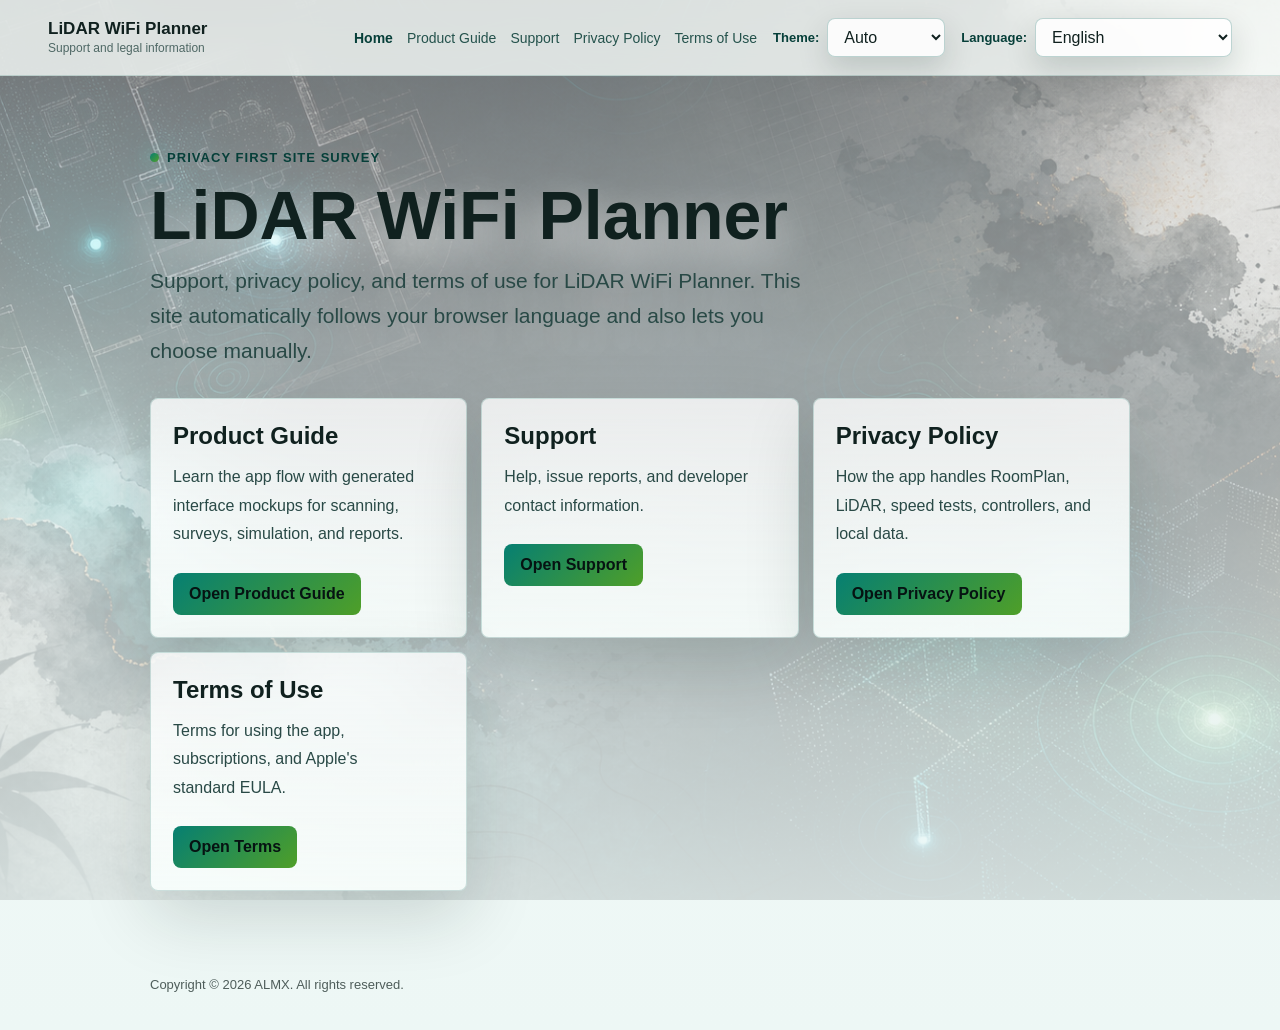
<file: index.html>
<!doctype html>
<html lang="zh-Hant">
<head>
  <meta charset="utf-8">
  <meta name="viewport" content="width=device-width, initial-scale=1, viewport-fit=cover">
  <meta name="color-scheme" content="dark light">
  <meta name="description" content="LiDAR WiFi Planner support, privacy policy, and terms of use.">
  <title>LiDAR WiFi Planner</title>
  <link rel="stylesheet" href="styles.css">
</head>
<body data-page="home">
  <header class="topbar" aria-label="Site header">
    <a class="brand" href="./">
      <strong>LiDAR WiFi Planner</strong>
      <span data-i18n="topline">Support and legal information</span>
    </a>
    <div class="topbar-controls">
      <nav class="navlinks" aria-label="Primary">
        <a href="./" data-nav="home" data-i18n="navHome">Home</a>
        <a href="product.html" data-nav="product" data-i18n="navProduct">Product Guide</a>
        <a href="support.html" data-nav="support" data-i18n="navSupport">Support</a>
        <a href="privacy.html" data-nav="privacy" data-i18n="navPrivacy">Privacy Policy</a>
        <a href="terms.html" data-nav="terms" data-i18n="navTerms">Terms of Use</a>
      </nav>
      <label class="theme-picker">
        <span class="theme-label" data-i18n="themeLabel">Theme:</span>
        <select id="themeSelect" aria-label="Theme">
          <option value="auto" data-i18n="themeAuto">Auto</option>
          <option value="light" data-i18n="themeLight">Light</option>
          <option value="dark" data-i18n="themeDark">Dark</option>
        </select>
      </label>
      <label class="language-picker">
        <span class="language-label">Language:</span>
        <select id="languageSelect" aria-label="Language">
          <option value="zh-Hant">繁體中文</option>
          <option value="en">English</option>
          <option value="de">Deutsch</option>
          <option value="fr">Français</option>
          <option value="es">Español</option>
          <option value="it">Italiano</option>
          <option value="pt-BR">Português (Brasil)</option>
          <option value="ja">日本語</option>
          <option value="ko">한국어</option>
          <option value="zh-Hans">简体中文</option>
        </select>
      </label>
    </div>
  </header>

  <main>
    <div class="hero">
      <div class="eyebrow" data-i18n="eyebrow">Privacy first site survey</div>
      <h1 data-i18n="title">LiDAR WiFi Planner</h1>
      <p class="summary" data-i18n="summary">Support, privacy policy, and terms of use for LiDAR WiFi Planner.</p>
    </div>

    <div id="content"></div>
  </main>

  <footer class="footer">
    <span data-i18n="footer">Copyright © 2026 ALMX. All rights reserved.</span>
  </footer>

  <script src="site.js"></script>
</body>
</html>
</file>
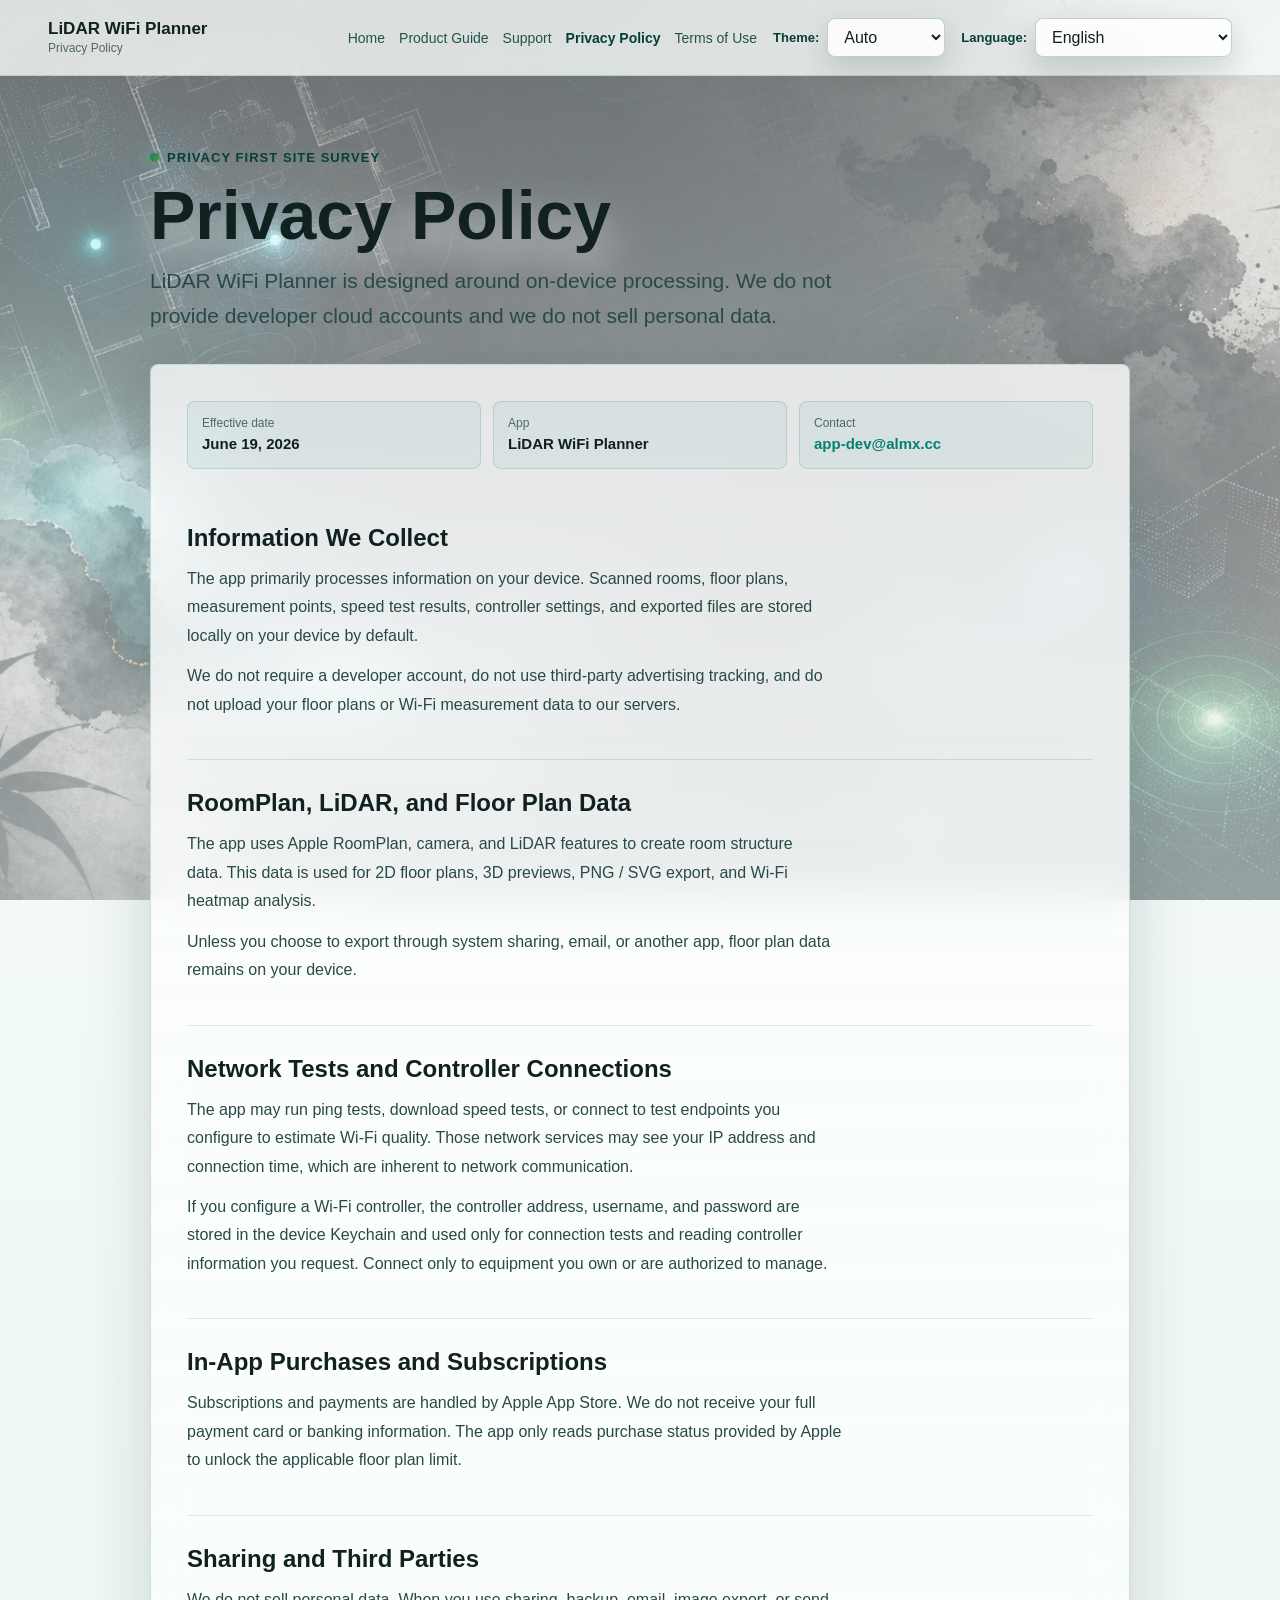
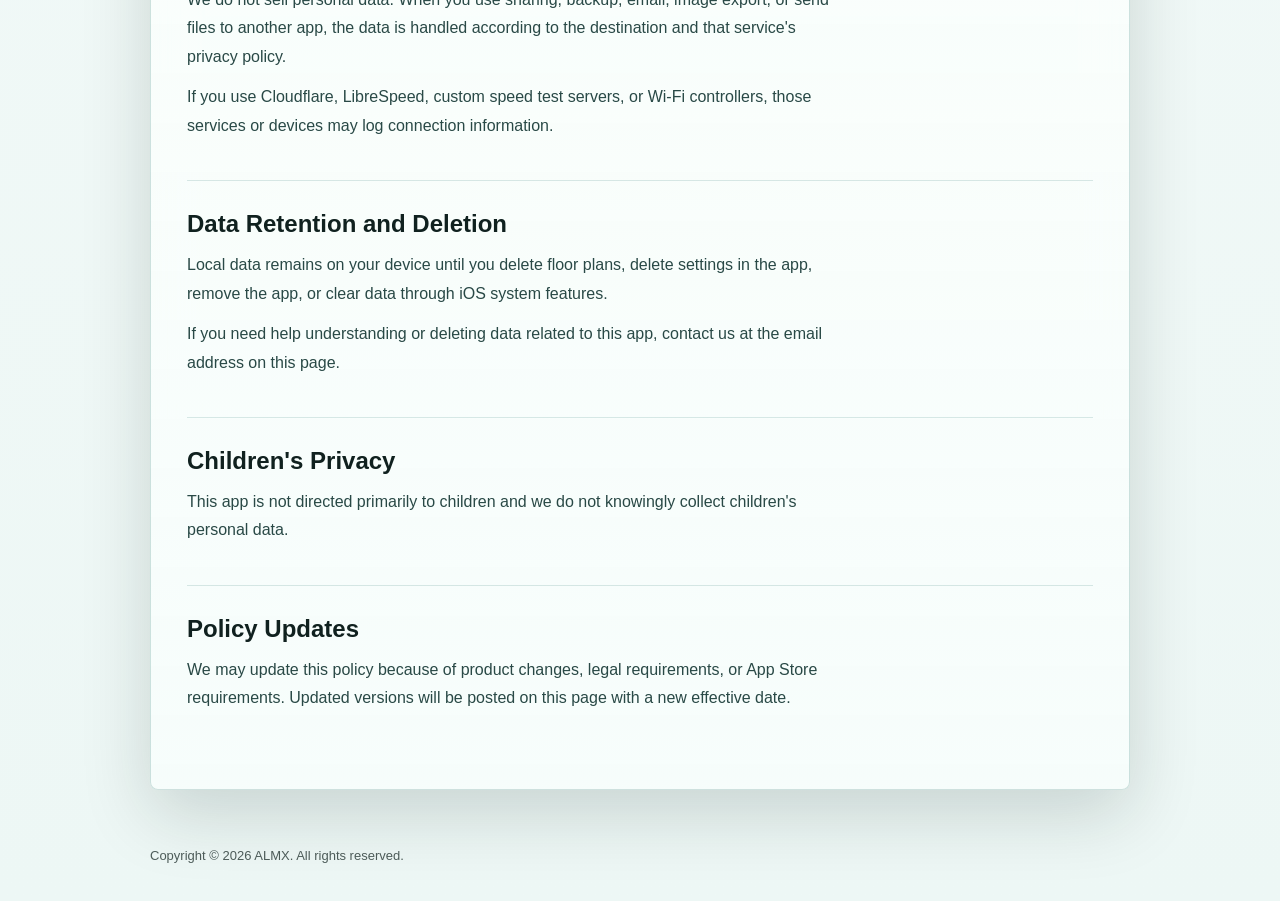
<file: privacy.html>
<!doctype html>
<html lang="zh-Hant">
<head>
  <meta charset="utf-8">
  <meta name="viewport" content="width=device-width, initial-scale=1, viewport-fit=cover">
  <meta name="color-scheme" content="dark light">
  <meta name="description" content="Privacy Policy for LiDAR WiFi Planner.">
  <title>LiDAR WiFi Planner Privacy Policy</title>
  <link rel="stylesheet" href="styles.css">
</head>
<body data-page="privacy">
  <header class="topbar" aria-label="Site header">
    <a class="brand" href="./">
      <strong>LiDAR WiFi Planner</strong>
      <span data-i18n="topline">Privacy Policy</span>
    </a>
    <div class="topbar-controls">
      <nav class="navlinks" aria-label="Primary">
        <a href="./" data-nav="home" data-i18n="navHome">Home</a>
        <a href="product.html" data-nav="product" data-i18n="navProduct">Product Guide</a>
        <a href="support.html" data-nav="support" data-i18n="navSupport">Support</a>
        <a href="privacy.html" data-nav="privacy" data-i18n="navPrivacy">Privacy Policy</a>
        <a href="terms.html" data-nav="terms" data-i18n="navTerms">Terms of Use</a>
      </nav>
      <label class="theme-picker">
        <span class="theme-label" data-i18n="themeLabel">Theme:</span>
        <select id="themeSelect" aria-label="Theme">
          <option value="auto" data-i18n="themeAuto">Auto</option>
          <option value="light" data-i18n="themeLight">Light</option>
          <option value="dark" data-i18n="themeDark">Dark</option>
        </select>
      </label>
      <label class="language-picker">
        <span class="language-label">Language:</span>
        <select id="languageSelect" aria-label="Language">
          <option value="zh-Hant">繁體中文</option>
          <option value="en">English</option>
          <option value="de">Deutsch</option>
          <option value="fr">Français</option>
          <option value="es">Español</option>
          <option value="it">Italiano</option>
          <option value="pt-BR">Português (Brasil)</option>
          <option value="ja">日本語</option>
          <option value="ko">한국어</option>
          <option value="zh-Hans">简体中文</option>
        </select>
      </label>
    </div>
  </header>

  <main>
    <div class="hero">
      <div class="eyebrow" data-i18n="eyebrow">Privacy first site survey</div>
      <h1 data-i18n="title">Privacy Policy</h1>
      <p class="summary" data-i18n="summary">LiDAR WiFi Planner is designed around on-device processing.</p>
    </div>

    <article class="card" id="content">
      <div class="meta"><div><span>Effective date</span><strong>June 19, 2026</strong></div><div><span>App</span><strong>LiDAR WiFi Planner</strong></div><div><span>Contact</span><strong><a href="mailto:app-dev@almx.cc">app-dev@almx.cc</a></strong></div></div><section><h2>Information We Collect</h2><p>The app primarily processes information on your device. Scanned rooms, floor plans, measurement points, speed test results, controller settings, and exported files are stored locally on your device by default.</p><p>We do not require a developer account, do not use third-party advertising tracking, and do not upload your floor plans or Wi-Fi measurement data to our servers.</p></section><section><h2>RoomPlan, LiDAR, and Floor Plan Data</h2><p>The app uses Apple RoomPlan, camera, and LiDAR features to create room structure data. This data is used for 2D floor plans, 3D previews, PNG / SVG export, and Wi-Fi heatmap analysis.</p><p>Unless you choose to export through system sharing, email, or another app, floor plan data remains on your device.</p></section><section><h2>Network Tests and Controller Connections</h2><p>The app may run ping tests, download speed tests, or connect to test endpoints you configure to estimate Wi-Fi quality. Those network services may see your IP address and connection time, which are inherent to network communication.</p><p>If you configure a Wi-Fi controller, the controller address, username, and password are stored in the device Keychain and used only for connection tests and reading controller information you request. Connect only to equipment you own or are authorized to manage.</p></section><section><h2>In-App Purchases and Subscriptions</h2><p>Subscriptions and payments are handled by Apple App Store. We do not receive your full payment card or banking information. The app only reads purchase status provided by Apple to unlock the applicable floor plan limit.</p></section><section><h2>Sharing and Third Parties</h2><p>We do not sell personal data. When you use sharing, backup, email, image export, or send files to another app, the data is handled according to the destination and that service's privacy policy.</p><p>If you use Cloudflare, LibreSpeed, custom speed test servers, or Wi-Fi controllers, those services or devices may log connection information.</p></section><section><h2>Data Retention and Deletion</h2><p>Local data remains on your device until you delete floor plans, delete settings in the app, remove the app, or clear data through iOS system features.</p><p>If you need help understanding or deleting data related to this app, contact us at the email address on this page.</p></section><section><h2>Children's Privacy</h2><p>This app is not directed primarily to children and we do not knowingly collect children's personal data.</p></section><section><h2>Policy Updates</h2><p>We may update this policy because of product changes, legal requirements, or App Store requirements. Updated versions will be posted on this page with a new effective date.</p></section>
    </article>
  </main>

  <footer class="footer">
    <span data-i18n="footer">Copyright © 2026 ALMX. All rights reserved.</span>
  </footer>

  <script src="site.js"></script>
</body>
</html>
</file>
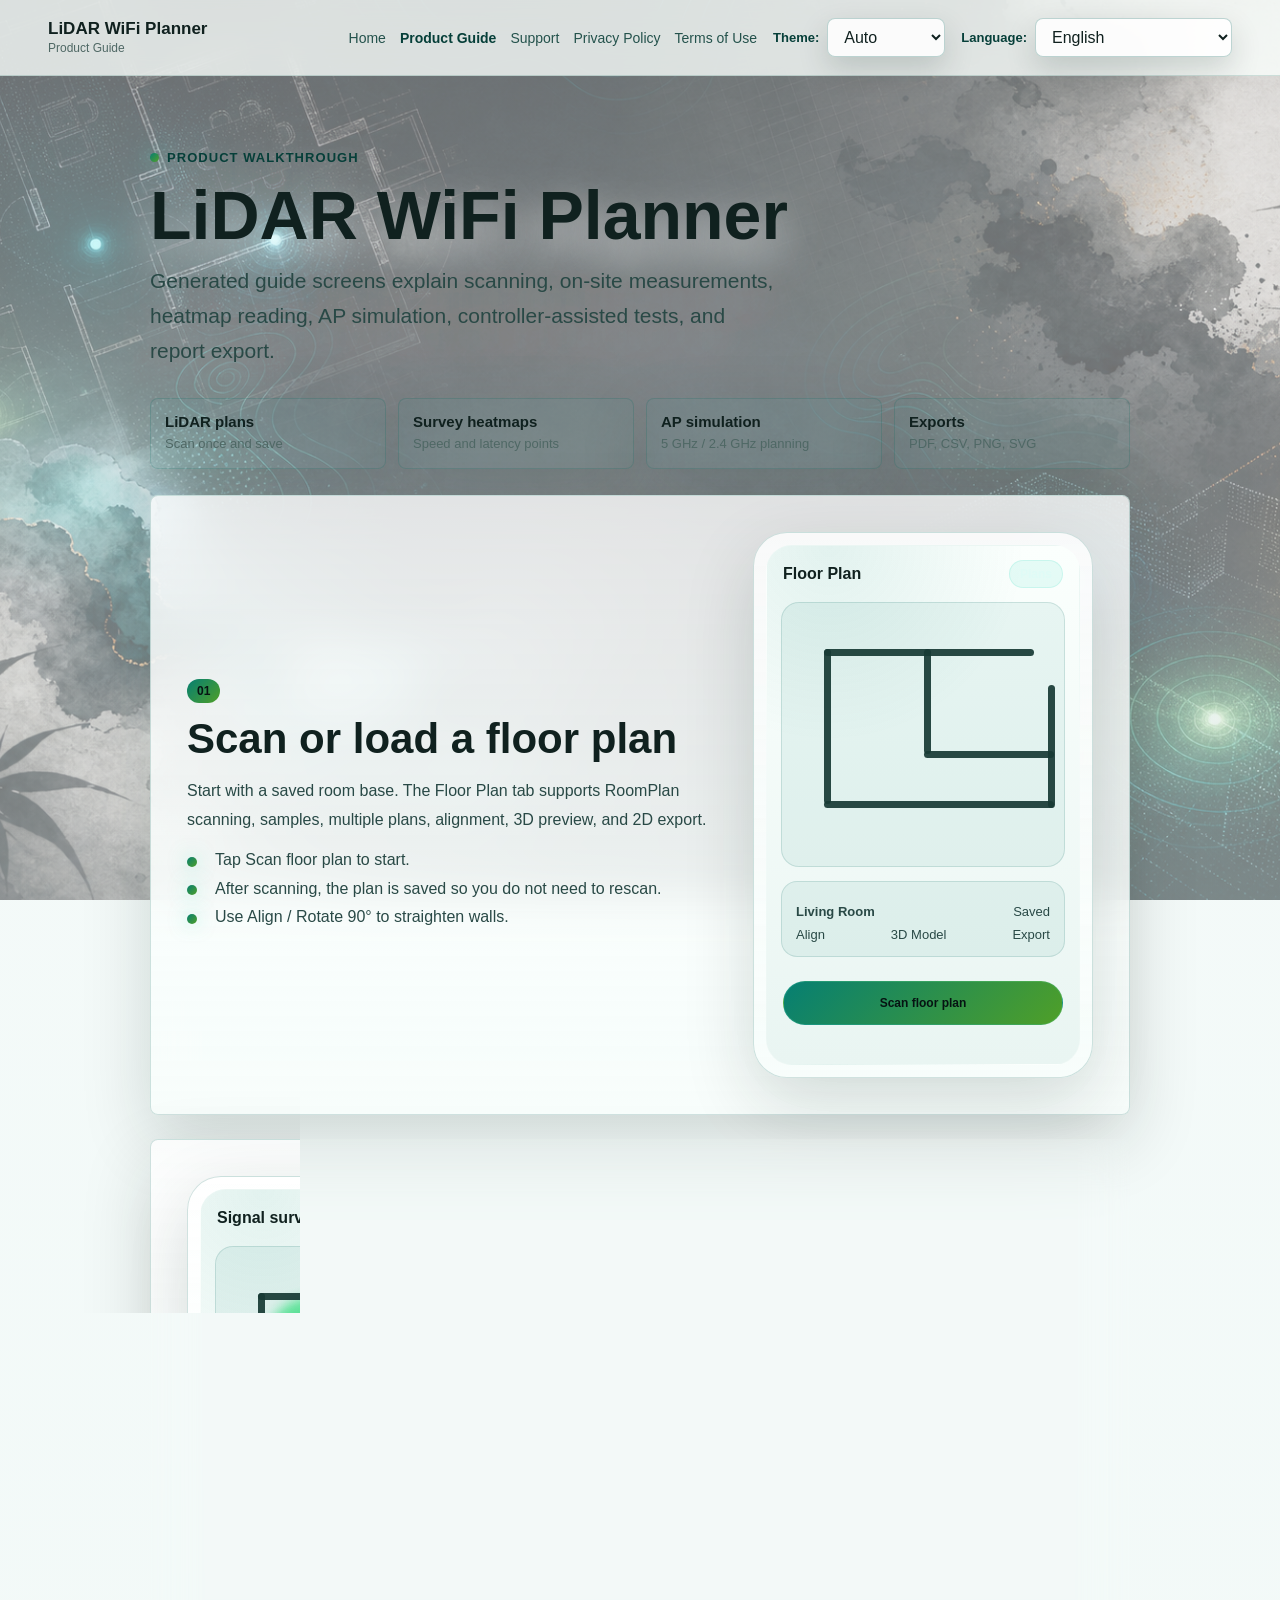
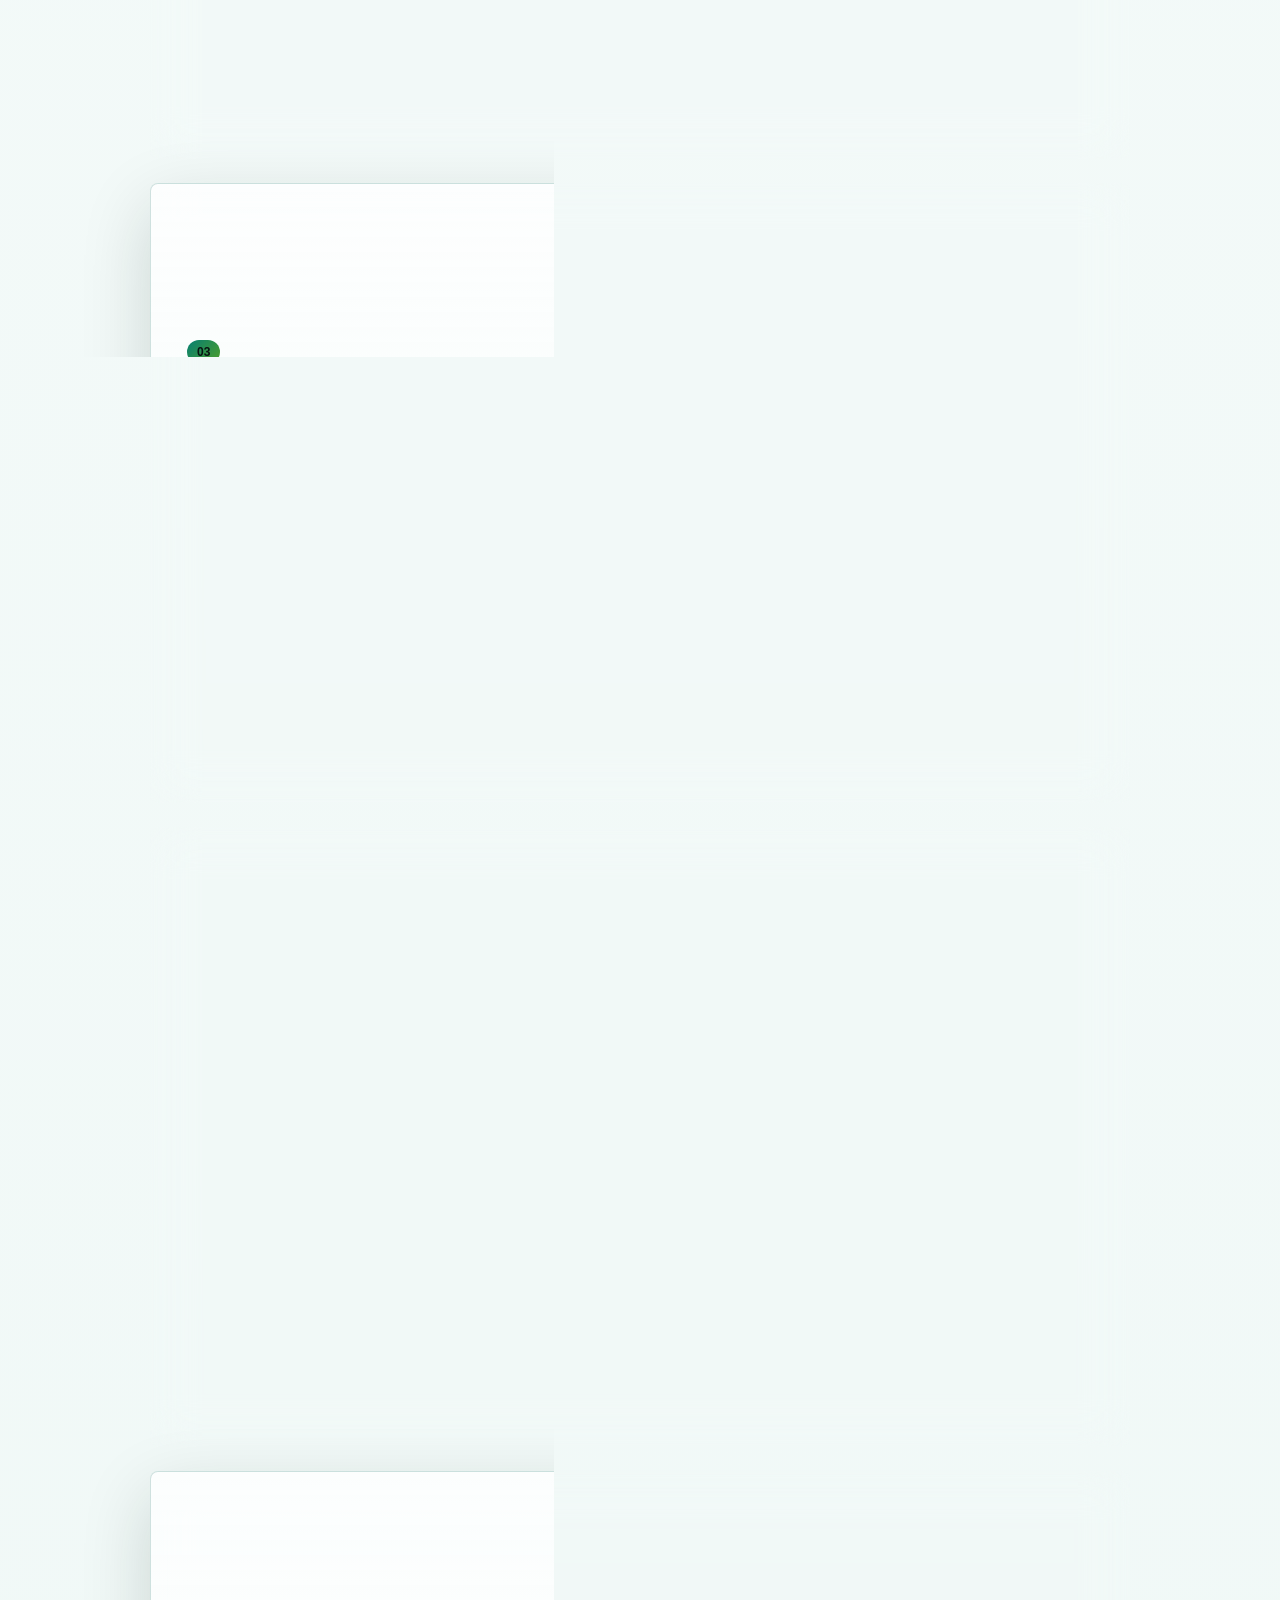
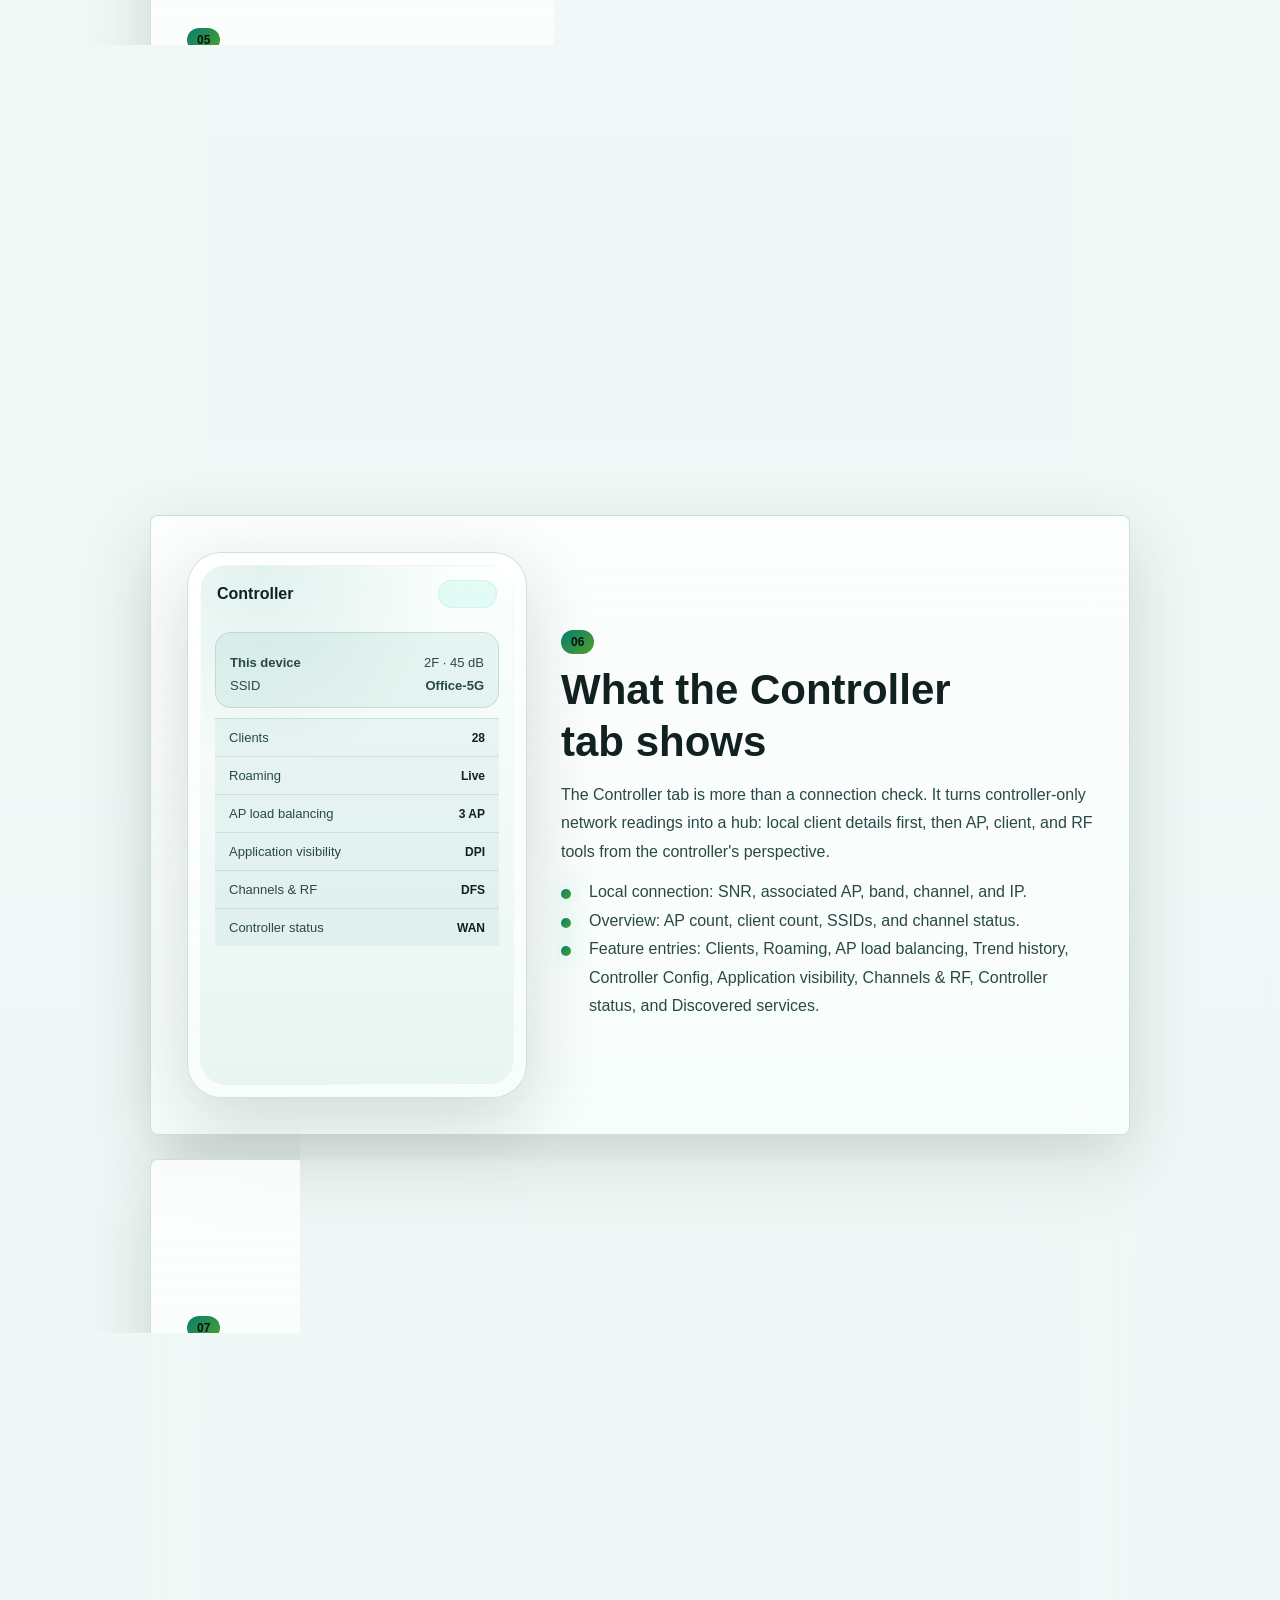
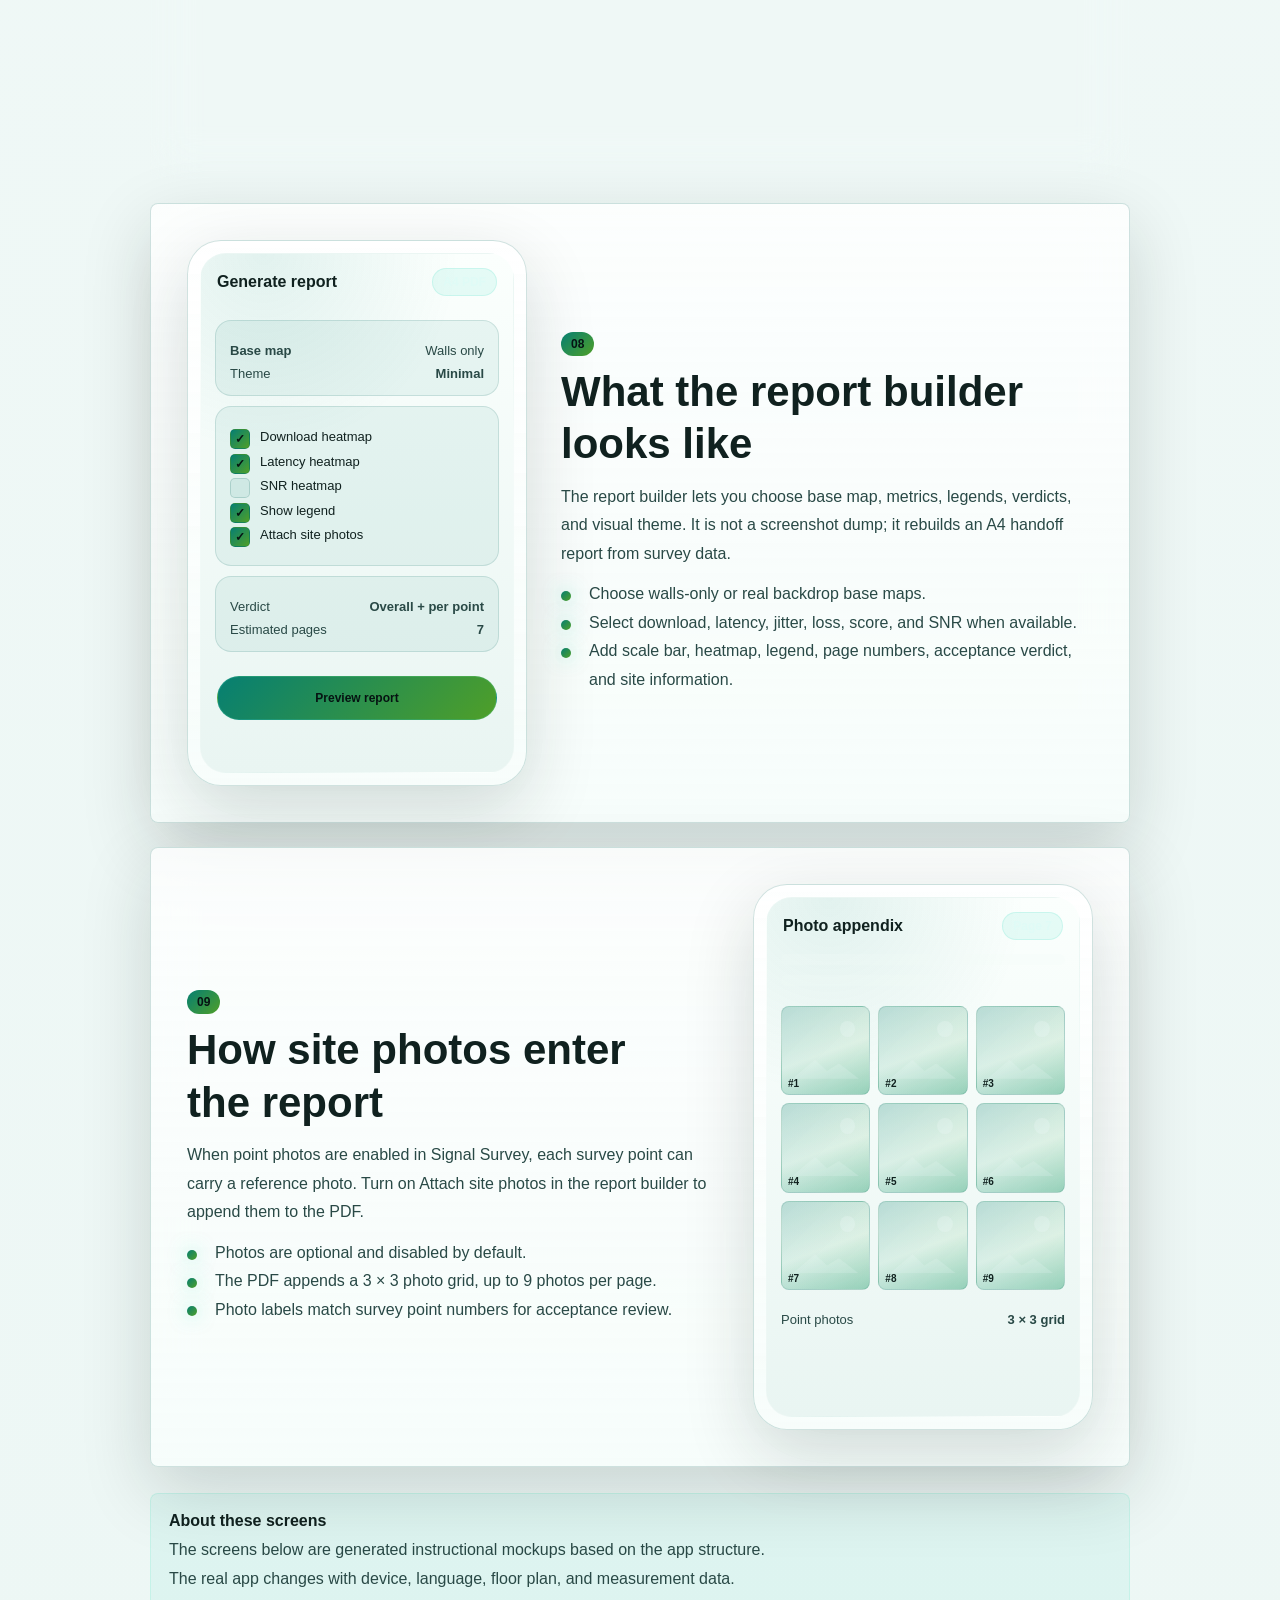
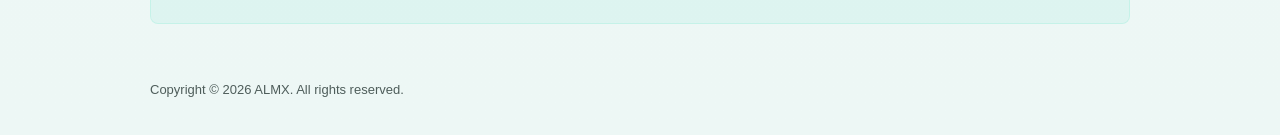
<file: product.html>
<!doctype html>
<html lang="zh-Hant">
<head>
  <meta charset="utf-8">
  <meta name="viewport" content="width=device-width, initial-scale=1, viewport-fit=cover">
  <meta name="color-scheme" content="dark light">
  <meta name="description" content="LiDAR WiFi Planner product guide and generated walkthrough screens.">
  <title>LiDAR WiFi Planner Product Guide</title>
  <link rel="stylesheet" href="styles.css">
</head>
<body data-page="product">
  <header class="topbar" aria-label="Site header">
    <a class="brand" href="./">
      <strong>LiDAR WiFi Planner</strong>
      <span data-i18n="topline">Product Guide</span>
    </a>
    <div class="topbar-controls">
      <nav class="navlinks" aria-label="Primary">
        <a href="./" data-nav="home" data-i18n="navHome">Home</a>
        <a href="product.html" data-nav="product" data-i18n="navProduct">Product Guide</a>
        <a href="support.html" data-nav="support" data-i18n="navSupport">Support</a>
        <a href="privacy.html" data-nav="privacy" data-i18n="navPrivacy">Privacy Policy</a>
        <a href="terms.html" data-nav="terms" data-i18n="navTerms">Terms of Use</a>
      </nav>
      <label class="theme-picker">
        <span class="theme-label" data-i18n="themeLabel">Theme:</span>
        <select id="themeSelect" aria-label="Theme">
          <option value="auto" data-i18n="themeAuto">Auto</option>
          <option value="light" data-i18n="themeLight">Light</option>
          <option value="dark" data-i18n="themeDark">Dark</option>
        </select>
      </label>
      <label class="language-picker">
        <span class="language-label">Language:</span>
        <select id="languageSelect" aria-label="Language">
          <option value="zh-Hant">繁體中文</option>
          <option value="en">English</option>
          <option value="de">Deutsch</option>
          <option value="fr">Français</option>
          <option value="es">Español</option>
          <option value="it">Italiano</option>
          <option value="pt-BR">Português (Brasil)</option>
          <option value="ja">日本語</option>
          <option value="ko">한국어</option>
          <option value="zh-Hans">简体中文</option>
        </select>
      </label>
    </div>
  </header>

  <main>
    <div class="hero product-hero">
      <div class="eyebrow" data-i18n="eyebrow">Product walkthrough</div>
      <h1 data-i18n="title">LiDAR WiFi Planner</h1>
      <p class="summary" data-i18n="summary">Generated guide screens show how to scan, measure, simulate, and report Wi-Fi coverage.</p>
    </div>

    <div id="content"></div>
  </main>

  <footer class="footer">
    <span data-i18n="footer">Copyright © 2026 ALMX. All rights reserved.</span>
  </footer>

  <script src="product.js"></script>
</body>
</html>
</file>
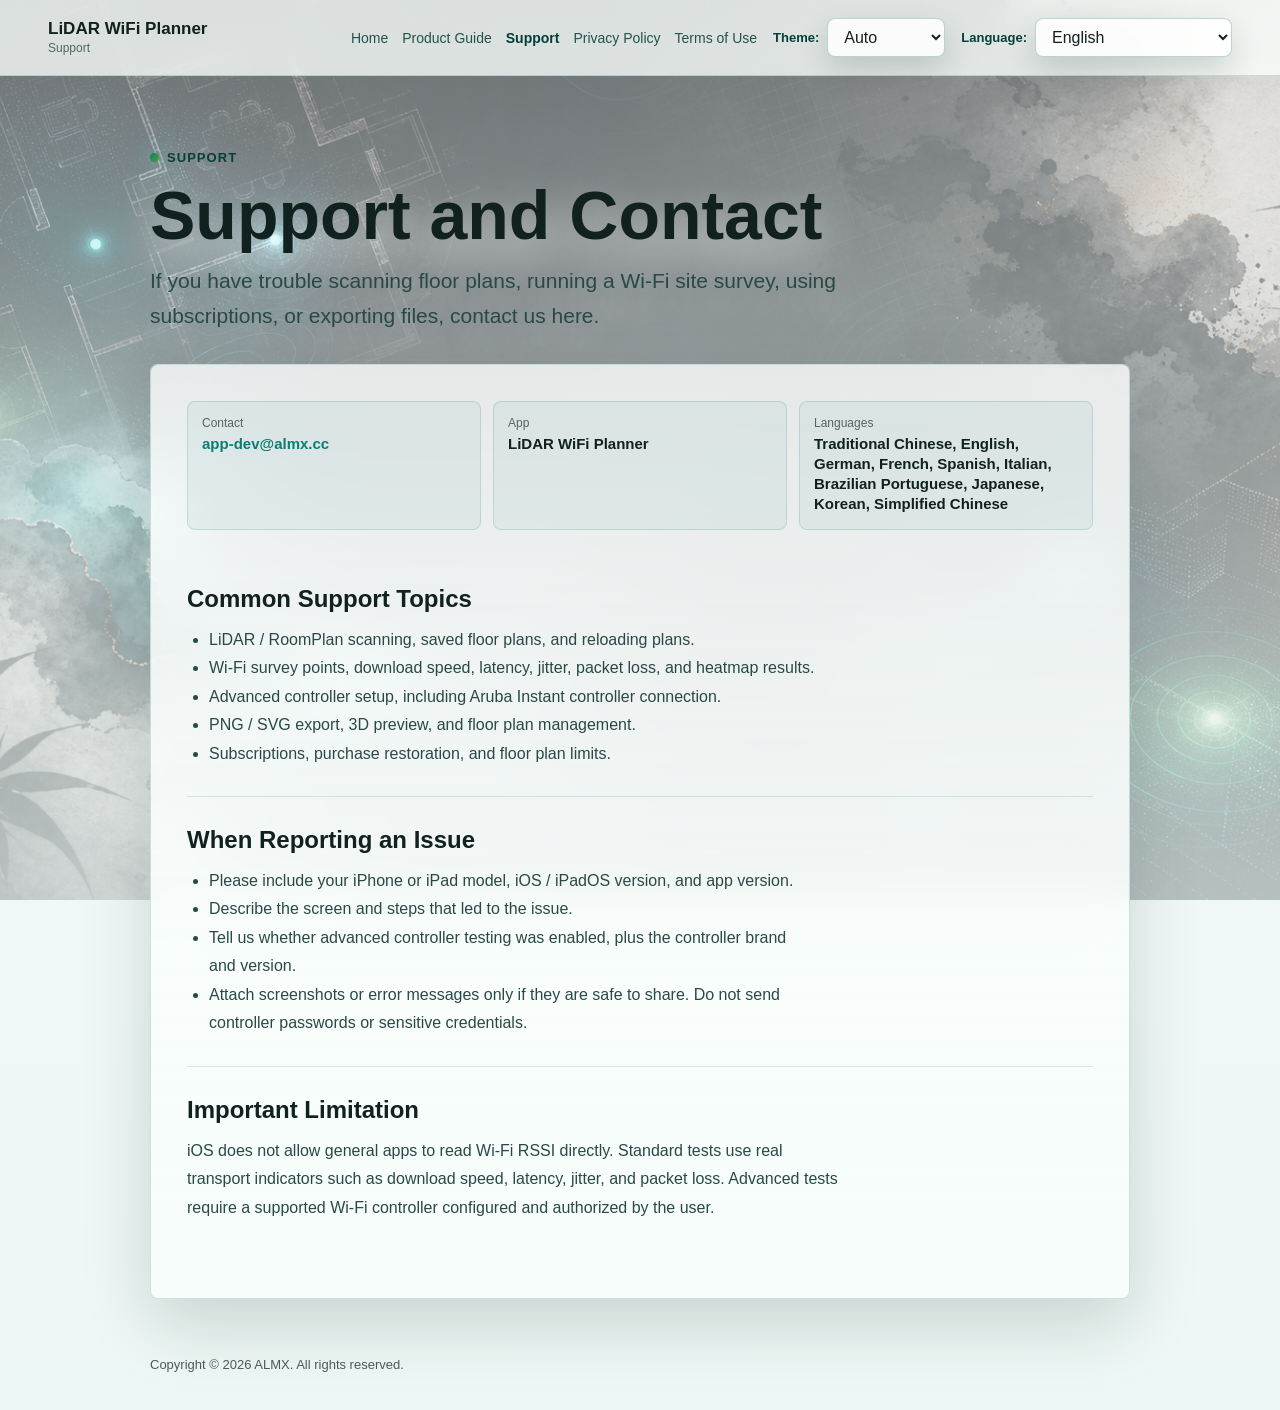
<file: support.html>
<!doctype html>
<html lang="zh-Hant">
<head>
  <meta charset="utf-8">
  <meta name="viewport" content="width=device-width, initial-scale=1, viewport-fit=cover">
  <meta name="color-scheme" content="dark light">
  <meta name="description" content="Support for LiDAR WiFi Planner.">
  <title>LiDAR WiFi Planner Support</title>
  <link rel="stylesheet" href="styles.css">
</head>
<body data-page="support">
  <header class="topbar" aria-label="Site header">
    <a class="brand" href="./">
      <strong>LiDAR WiFi Planner</strong>
      <span data-i18n="topline">Support</span>
    </a>
    <div class="topbar-controls">
      <nav class="navlinks" aria-label="Primary">
        <a href="./" data-nav="home" data-i18n="navHome">Home</a>
        <a href="product.html" data-nav="product" data-i18n="navProduct">Product Guide</a>
        <a href="support.html" data-nav="support" data-i18n="navSupport">Support</a>
        <a href="privacy.html" data-nav="privacy" data-i18n="navPrivacy">Privacy Policy</a>
        <a href="terms.html" data-nav="terms" data-i18n="navTerms">Terms of Use</a>
      </nav>
      <label class="theme-picker">
        <span class="theme-label" data-i18n="themeLabel">Theme:</span>
        <select id="themeSelect" aria-label="Theme">
          <option value="auto" data-i18n="themeAuto">Auto</option>
          <option value="light" data-i18n="themeLight">Light</option>
          <option value="dark" data-i18n="themeDark">Dark</option>
        </select>
      </label>
      <label class="language-picker">
        <span class="language-label">Language:</span>
        <select id="languageSelect" aria-label="Language">
          <option value="zh-Hant">繁體中文</option>
          <option value="en">English</option>
          <option value="de">Deutsch</option>
          <option value="fr">Français</option>
          <option value="es">Español</option>
          <option value="it">Italiano</option>
          <option value="pt-BR">Português (Brasil)</option>
          <option value="ja">日本語</option>
          <option value="ko">한국어</option>
          <option value="zh-Hans">简体中文</option>
        </select>
      </label>
    </div>
  </header>

  <main>
    <div class="hero">
      <div class="eyebrow" data-i18n="eyebrow">Support</div>
      <h1 data-i18n="title">Support</h1>
      <p class="summary" data-i18n="summary">Contact and troubleshooting information for LiDAR WiFi Planner.</p>
    </div>

    <article class="card" id="content">
      <div class="meta"><div><span>Contact</span><strong><a href="mailto:app-dev@almx.cc">app-dev@almx.cc</a></strong></div><div><span>App</span><strong>LiDAR WiFi Planner</strong></div><div><span>Languages</span><strong>Traditional Chinese, English, German, French, Spanish, Italian, Brazilian Portuguese, Japanese, Korean, Simplified Chinese</strong></div></div><section><h2>Common Support Topics</h2><ul><li>LiDAR / RoomPlan scanning, saved floor plans, and reloading plans.</li><li>Wi-Fi survey points, download speed, latency, jitter, packet loss, and heatmap results.</li><li>Advanced controller setup, including Aruba Instant controller connection.</li><li>PNG / SVG export, 3D preview, and floor plan management.</li><li>Subscriptions, purchase restoration, and floor plan limits.</li></ul></section><section><h2>When Reporting an Issue</h2><ul><li>Please include your iPhone or iPad model, iOS / iPadOS version, and app version.</li><li>Describe the screen and steps that led to the issue.</li><li>Tell us whether advanced controller testing was enabled, plus the controller brand and version.</li><li>Attach screenshots or error messages only if they are safe to share. Do not send controller passwords or sensitive credentials.</li></ul></section><section><h2>Important Limitation</h2><p>iOS does not allow general apps to read Wi-Fi RSSI directly. Standard tests use real transport indicators such as download speed, latency, jitter, and packet loss. Advanced tests require a supported Wi-Fi controller configured and authorized by the user.</p></section>
    </article>
  </main>

  <footer class="footer">
    <span data-i18n="footer">Copyright © 2026 ALMX. All rights reserved.</span>
  </footer>

  <script src="site.js"></script>
</body>
</html>
</file>
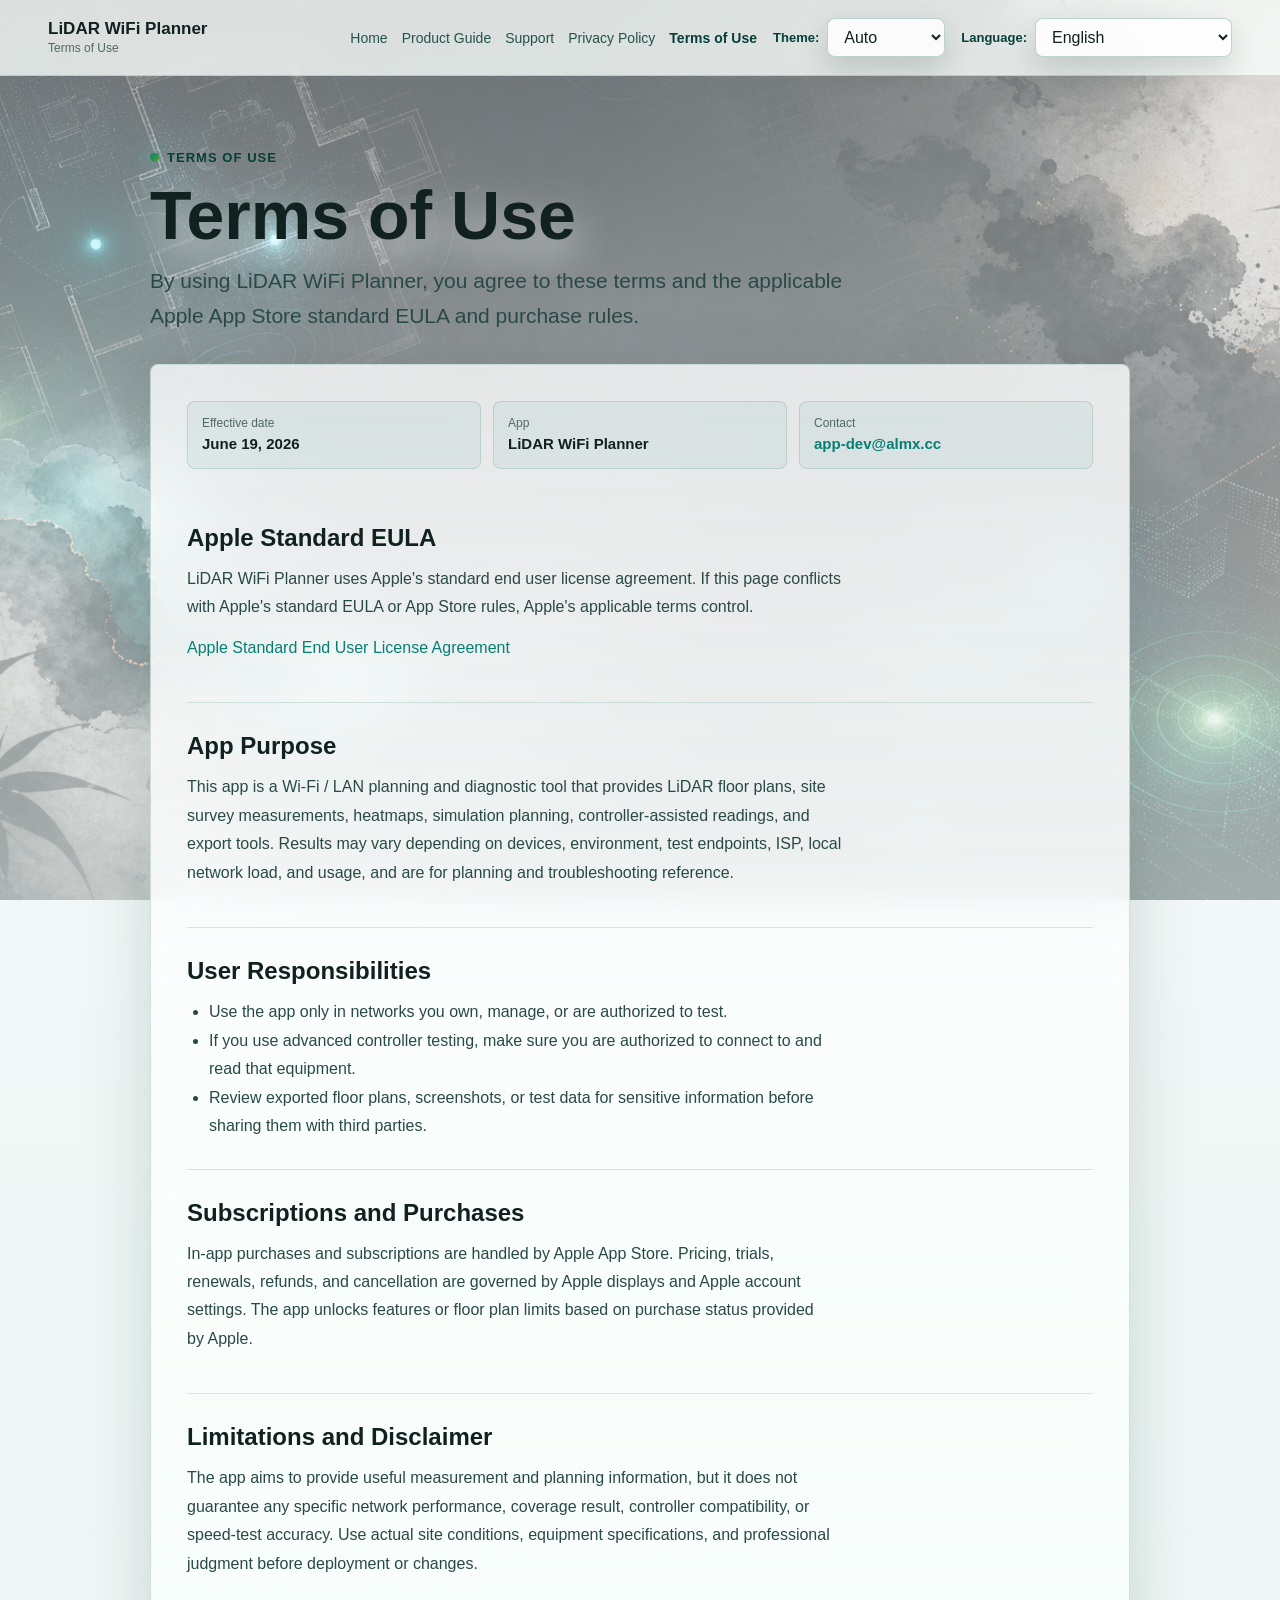
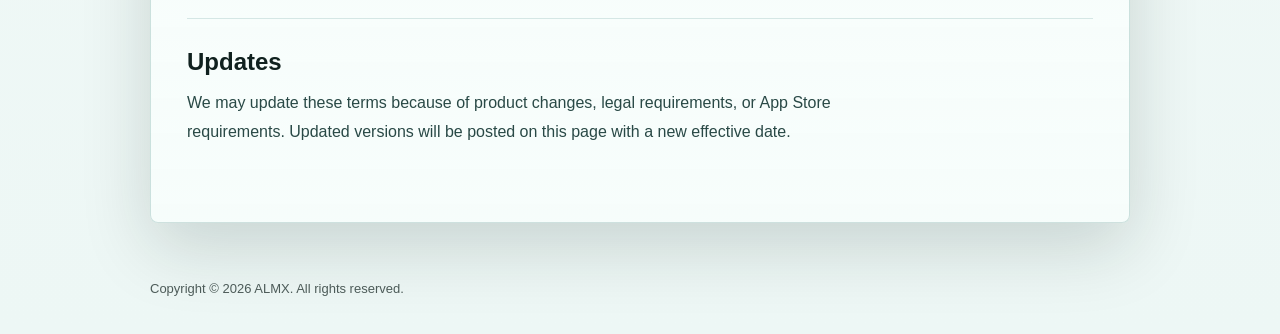
<file: terms.html>
<!doctype html>
<html lang="zh-Hant">
<head>
  <meta charset="utf-8">
  <meta name="viewport" content="width=device-width, initial-scale=1, viewport-fit=cover">
  <meta name="color-scheme" content="dark light">
  <meta name="description" content="Terms of Use for LiDAR WiFi Planner.">
  <title>LiDAR WiFi Planner Terms of Use</title>
  <link rel="stylesheet" href="styles.css">
</head>
<body data-page="terms">
  <header class="topbar" aria-label="Site header">
    <a class="brand" href="./">
      <strong>LiDAR WiFi Planner</strong>
      <span data-i18n="topline">Terms of Use</span>
    </a>
    <div class="topbar-controls">
      <nav class="navlinks" aria-label="Primary">
        <a href="./" data-nav="home" data-i18n="navHome">Home</a>
        <a href="product.html" data-nav="product" data-i18n="navProduct">Product Guide</a>
        <a href="support.html" data-nav="support" data-i18n="navSupport">Support</a>
        <a href="privacy.html" data-nav="privacy" data-i18n="navPrivacy">Privacy Policy</a>
        <a href="terms.html" data-nav="terms" data-i18n="navTerms">Terms of Use</a>
      </nav>
      <label class="theme-picker">
        <span class="theme-label" data-i18n="themeLabel">Theme:</span>
        <select id="themeSelect" aria-label="Theme">
          <option value="auto" data-i18n="themeAuto">Auto</option>
          <option value="light" data-i18n="themeLight">Light</option>
          <option value="dark" data-i18n="themeDark">Dark</option>
        </select>
      </label>
      <label class="language-picker">
        <span class="language-label">Language:</span>
        <select id="languageSelect" aria-label="Language">
          <option value="zh-Hant">繁體中文</option>
          <option value="en">English</option>
          <option value="de">Deutsch</option>
          <option value="fr">Français</option>
          <option value="es">Español</option>
          <option value="it">Italiano</option>
          <option value="pt-BR">Português (Brasil)</option>
          <option value="ja">日本語</option>
          <option value="ko">한국어</option>
          <option value="zh-Hans">简体中文</option>
        </select>
      </label>
    </div>
  </header>

  <main>
    <div class="hero">
      <div class="eyebrow" data-i18n="eyebrow">Terms of Use</div>
      <h1 data-i18n="title">Terms of Use</h1>
      <p class="summary" data-i18n="summary">Terms for using LiDAR WiFi Planner.</p>
    </div>

    <article class="card" id="content">
      <div class="meta"><div><span>Effective date</span><strong>June 19, 2026</strong></div><div><span>App</span><strong>LiDAR WiFi Planner</strong></div><div><span>Contact</span><strong><a href="mailto:app-dev@almx.cc">app-dev@almx.cc</a></strong></div></div><section><h2>Apple Standard EULA</h2><p>LiDAR WiFi Planner uses Apple's standard end user license agreement. If this page conflicts with Apple's standard EULA or App Store rules, Apple's applicable terms control.</p><p><a href="https://www.apple.com/legal/internet-services/itunes/dev/stdeula/">Apple Standard End User License Agreement</a></p></section><section><h2>App Purpose</h2><p>This app is a Wi-Fi / LAN planning and diagnostic tool that provides LiDAR floor plans, site survey measurements, heatmaps, simulation planning, controller-assisted readings, and export tools. Results may vary depending on devices, environment, test endpoints, ISP, local network load, and usage, and are for planning and troubleshooting reference.</p></section><section><h2>User Responsibilities</h2><ul><li>Use the app only in networks you own, manage, or are authorized to test.</li><li>If you use advanced controller testing, make sure you are authorized to connect to and read that equipment.</li><li>Review exported floor plans, screenshots, or test data for sensitive information before sharing them with third parties.</li></ul></section><section><h2>Subscriptions and Purchases</h2><p>In-app purchases and subscriptions are handled by Apple App Store. Pricing, trials, renewals, refunds, and cancellation are governed by Apple displays and Apple account settings. The app unlocks features or floor plan limits based on purchase status provided by Apple.</p></section><section><h2>Limitations and Disclaimer</h2><p>The app aims to provide useful measurement and planning information, but it does not guarantee any specific network performance, coverage result, controller compatibility, or speed-test accuracy. Use actual site conditions, equipment specifications, and professional judgment before deployment or changes.</p></section><section><h2>Updates</h2><p>We may update these terms because of product changes, legal requirements, or App Store requirements. Updated versions will be posted on this page with a new effective date.</p></section>
    </article>
  </main>

  <footer class="footer">
    <span data-i18n="footer">Copyright © 2026 ALMX. All rights reserved.</span>
  </footer>

  <script src="site.js"></script>
</body>
</html>
</file>
<file: styles.css>
:root {
  --bg: #071012;
  --panel: rgba(9, 20, 24, 0.78);
  --panel-strong: rgba(9, 20, 24, 0.92);
  --border: rgba(181, 232, 224, 0.18);
  --text: #eef8f6;
  --muted: #a8bfbc;
  --accent: #58e0c5;
  --accent-2: #a7f06d;
  --shadow: rgba(0, 0, 0, 0.35);
  --max: 980px;
  color-scheme: dark light;
  font-family: -apple-system, BlinkMacSystemFont, "SF Pro Text", "Segoe UI", sans-serif;
}

* {
  box-sizing: border-box;
}

html {
  min-height: 100%;
  background: var(--bg);
}

body {
  min-height: 100%;
  margin: 0;
  padding-left: env(safe-area-inset-left);
  padding-right: env(safe-area-inset-right);
  color: var(--text);
  background:
    linear-gradient(180deg, rgba(4, 10, 12, 0.2), rgba(4, 10, 12, 0.88)),
    url("assets/privacy-bg-ink-wifi.png") center top / cover no-repeat fixed,
    var(--bg);
  letter-spacing: 0;
}

h1,
h2,
p,
li,
.summary,
.link-card,
.feature-pill,
.step-copy,
.note-card,
.meta strong {
  word-break: normal;
  overflow-wrap: normal;
  text-wrap: pretty;
}

body::before {
  position: fixed;
  inset: 0;
  z-index: -1;
  content: "";
  background:
    radial-gradient(circle at 16% 10%, rgba(88, 224, 197, 0.2), transparent 34%),
    radial-gradient(circle at 86% 8%, rgba(167, 240, 109, 0.13), transparent 30%),
    linear-gradient(90deg, rgba(3, 9, 12, 0.9), rgba(3, 9, 12, 0.42) 42%, rgba(3, 9, 12, 0.86));
  pointer-events: none;
}

a {
  color: var(--accent);
  text-decoration: none;
}

a:hover {
  text-decoration: underline;
}

.sr-only {
  position: absolute;
  width: 1px;
  height: 1px;
  padding: 0;
  margin: -1px;
  overflow: hidden;
  clip: rect(0, 0, 0, 0);
  white-space: nowrap;
  border: 0;
}

.topbar {
  position: sticky;
  top: 0;
  z-index: 2;
  display: flex;
  align-items: center;
  justify-content: space-between;
  gap: 18px;
  padding: calc(18px + env(safe-area-inset-top)) clamp(18px, 4vw, 48px) 18px;
  background: rgba(4, 10, 12, 0.62);
  border-bottom: 1px solid rgba(181, 232, 224, 0.12);
  backdrop-filter: blur(18px);
}

.brand {
  display: flex;
  flex-direction: column;
  gap: 2px;
  min-width: 0;
}

.brand strong {
  color: var(--text);
  font-size: 17px;
  line-height: 1.2;
  white-space: nowrap;
}

.brand span {
  color: var(--muted);
  font-size: 12px;
  line-height: 1.3;
}

.topbar-controls {
  display: flex;
  align-items: center;
  justify-content: flex-end;
  gap: 16px;
}

.navlinks {
  display: flex;
  flex-wrap: wrap;
  justify-content: flex-end;
  gap: 10px 14px;
  font-size: 14px;
}

.navlinks a {
  color: #d8f4ef;
}

.navlinks a[aria-current="page"] {
  color: #ffffff;
  font-weight: 700;
}

.language-picker,
.theme-picker {
  display: inline-flex;
  align-items: center;
  flex-wrap: wrap;
  gap: 8px;
}

.language-label,
.theme-label {
  color: #dcfff7;
  font-size: 13px;
  font-weight: 700;
  line-height: 1;
  white-space: nowrap;
}

select {
  min-width: 118px;
  max-width: 100%;
  color: var(--text);
  background: rgba(8, 23, 27, 0.78);
  border: 1px solid rgba(181, 232, 224, 0.28);
  border-radius: 8px;
  padding: 9px 34px 9px 12px;
  font: inherit;
  box-shadow: 0 12px 30px var(--shadow);
}

main {
  width: min(var(--max), calc(100% - 32px));
  margin: 0 auto;
  padding: 72px 0 56px;
}

.hero {
  max-width: 760px;
  margin-bottom: 30px;
  text-shadow: 0 18px 44px rgba(0, 0, 0, 0.55);
}

.eyebrow {
  display: inline-flex;
  align-items: center;
  gap: 8px;
  margin-bottom: 16px;
  color: #dcfff7;
  font-size: 13px;
  font-weight: 700;
  letter-spacing: 0.08em;
  text-transform: uppercase;
}

.eyebrow::before {
  width: 9px;
  height: 9px;
  border-radius: 999px;
  background: linear-gradient(135deg, var(--accent), var(--accent-2));
  box-shadow: 0 0 20px rgba(88, 224, 197, 0.75);
  content: "";
}

h1 {
  margin: 0 0 14px;
  font-size: clamp(34px, 6vw, 68px);
  line-height: 1.02;
  letter-spacing: 0;
}

.summary {
  max-width: 700px;
  margin: 0;
  color: #d1e6e2;
  font-size: clamp(17px, 2vw, 21px);
  line-height: 1.65;
}

.card,
.link-card {
  background: linear-gradient(180deg, var(--panel), var(--panel-strong));
  border: 1px solid var(--border);
  border-radius: 8px;
  box-shadow: 0 24px 70px var(--shadow);
  backdrop-filter: blur(22px);
}

.card {
  padding: clamp(22px, 4vw, 36px);
}

.link-grid {
  display: grid;
  grid-template-columns: repeat(auto-fit, minmax(min(100%, 260px), 1fr));
  gap: 14px;
  margin: 0 0 28px;
}

.link-card {
  display: block;
  min-height: 188px;
  padding: 22px;
}

.link-card h2 {
  margin-top: 0;
}

.button {
  display: inline-flex;
  align-items: center;
  justify-content: center;
  min-height: 42px;
  margin-top: 12px;
  padding: 0 16px;
  color: #061312;
  background: linear-gradient(135deg, var(--accent), var(--accent-2));
  border-radius: 8px;
  font-weight: 800;
}

.button:hover {
  color: #061312;
  text-decoration: none;
}

.product-flow {
  display: grid;
  gap: 24px;
}

.feature-strip {
  display: grid;
  grid-template-columns: repeat(auto-fit, minmax(min(100%, 190px), 1fr));
  gap: 12px;
  margin-bottom: 26px;
}

.feature-pill {
  padding: 14px;
  background: rgba(255, 255, 255, 0.055);
  border: 1px solid rgba(181, 232, 224, 0.14);
  border-radius: 8px;
}

.feature-pill strong {
  display: block;
  margin-bottom: 4px;
  font-size: 15px;
}

.feature-pill span {
  color: var(--muted);
  font-size: 13px;
  line-height: 1.45;
}

.guide-step {
  display: grid;
  grid-template-columns: minmax(0, 1.2fr) minmax(260px, 340px);
  gap: clamp(18px, 4vw, 34px);
  align-items: center;
}

.guide-step:nth-child(even) {
  grid-template-columns: minmax(260px, 340px) minmax(0, 1.2fr);
}

.guide-step:nth-child(even) .step-copy {
  order: 2;
}

.step-copy {
  min-width: 0;
}

.step-copy p,
.step-list,
.note-card p {
  max-width: 68ch;
}

.step-kicker {
  display: inline-flex;
  margin-bottom: 10px;
  padding: 5px 10px;
  color: #061312;
  background: linear-gradient(135deg, var(--accent), var(--accent-2));
  border-radius: 999px;
  font-size: 12px;
  font-weight: 900;
}

.step-copy h2 {
  font-size: clamp(26px, 4vw, 42px);
}

.step-list {
  padding-left: 0;
  list-style: none;
}

.step-list li {
  position: relative;
  padding-left: 28px;
}

.step-list li::before {
  position: absolute;
  left: 0;
  top: 0.68em;
  width: 10px;
  height: 10px;
  border-radius: 999px;
  background: linear-gradient(135deg, var(--accent), var(--accent-2));
  box-shadow: 0 0 18px rgba(88, 224, 197, 0.55);
  content: "";
}

.phone-mock {
  width: min(100%, 340px);
  margin: 0 auto;
  padding: 12px;
  background: linear-gradient(180deg, rgba(255, 255, 255, 0.22), rgba(255, 255, 255, 0.06));
  border: 1px solid rgba(181, 232, 224, 0.25);
  border-radius: 34px;
  box-shadow: 0 30px 70px rgba(0, 0, 0, 0.38);
}

.phone-screen {
  min-height: 520px;
  overflow: hidden;
  background:
    radial-gradient(circle at 20% 0%, rgba(88, 224, 197, 0.18), transparent 34%),
    linear-gradient(180deg, #111f24, #071012);
  border-radius: 26px;
  border: 1px solid rgba(255, 255, 255, 0.08);
  color: #eef8f6;
}

.mock-header,
.mock-footer {
  display: flex;
  align-items: center;
  justify-content: space-between;
  gap: 10px;
  padding: 14px 16px;
}

.mock-title {
  font-weight: 900;
}

.mock-chip,
.mock-tab,
.mock-button {
  display: inline-flex;
  align-items: center;
  justify-content: center;
  min-height: 28px;
  padding: 0 10px;
  background: rgba(88, 224, 197, 0.13);
  border: 1px solid rgba(88, 224, 197, 0.2);
  border-radius: 999px;
  color: #dffbf6;
  font-size: 12px;
  font-weight: 800;
}

.mock-map {
  position: relative;
  height: 265px;
  margin: 0 14px 14px;
  overflow: hidden;
  background:
    linear-gradient(135deg, rgba(88, 224, 197, 0.14), rgba(167, 240, 109, 0.08)),
    rgba(255, 255, 255, 0.04);
  border: 1px solid rgba(181, 232, 224, 0.12);
  border-radius: 18px;
}

.mock-wall {
  position: absolute;
  background: #e9fffb;
  border-radius: 999px;
  opacity: 0.92;
}

.mock-wall.w1 { left: 42px; top: 46px; width: 210px; height: 7px; }
.mock-wall.w2 { left: 42px; top: 46px; width: 7px; height: 155px; }
.mock-wall.w3 { left: 42px; top: 198px; width: 230px; height: 7px; }
.mock-wall.w4 { left: 266px; top: 82px; width: 7px; height: 123px; }
.mock-wall.w5 { left: 142px; top: 46px; width: 7px; height: 105px; }
.mock-wall.w6 { left: 142px; top: 148px; width: 130px; height: 7px; }

.heat {
  position: absolute;
  width: 92px;
  height: 92px;
  border-radius: 999px;
  filter: blur(6px);
  opacity: 0.74;
}

.heat.good { left: 50px; top: 50px; background: #35e07f; }
.heat.mid { left: 122px; top: 102px; background: #f6d44d; }
.heat.bad { left: 196px; top: 150px; background: #ff6b4a; }

.survey-dot,
.ap-dot {
  position: absolute;
  display: grid;
  place-items: center;
  width: 34px;
  height: 34px;
  border-radius: 999px;
  color: #071012;
  background: #a7f06d;
  border: 3px solid rgba(255, 255, 255, 0.92);
  font-size: 11px;
  font-weight: 900;
  box-shadow: 0 8px 24px rgba(0, 0, 0, 0.28);
}

.dot-a { left: 74px; top: 72px; }
.dot-b { left: 154px; top: 122px; background: #f6d44d; }
.dot-c { left: 216px; top: 170px; background: #ff8a5c; }

.ap-dot {
  width: 40px;
  height: 40px;
  color: white;
  background: #29b6ff;
}

.ap-a { left: 76px; top: 78px; }
.ap-b { left: 206px; top: 158px; background: #8c6dff; }

.mock-card {
  margin: 10px 14px;
  padding: 14px;
  background: rgba(255, 255, 255, 0.07);
  border: 1px solid rgba(181, 232, 224, 0.12);
  border-radius: 16px;
}

.mock-row {
  display: flex;
  align-items: center;
  justify-content: space-between;
  gap: 12px;
  margin-top: 8px;
  color: #d5e7e4;
  font-size: 13px;
}

.mock-tabs {
  display: grid;
  grid-template-columns: repeat(3, 1fr);
  gap: 5px;
  margin: 10px 14px;
}

.mock-tab.is-on {
  color: #061312;
  background: linear-gradient(135deg, var(--accent), var(--accent-2));
}

.mock-button {
  min-height: 44px;
  width: 100%;
  color: #061312;
  background: linear-gradient(135deg, var(--accent), var(--accent-2));
}

.mock-report {
  display: grid;
  gap: 10px;
  margin: 0 14px;
}

.mock-report-line {
  height: 11px;
  border-radius: 999px;
  background: rgba(238, 248, 246, 0.2);
}

.mock-report-line.short {
  width: 58%;
}

.mock-feature-row {
  display: flex;
  align-items: center;
  justify-content: space-between;
  gap: 12px;
  margin: 0 14px;
  padding: 11px 14px;
  background: rgba(255, 255, 255, 0.055);
  border-top: 1px solid rgba(181, 232, 224, 0.11);
  color: #d5e7e4;
  font-size: 13px;
}

.mock-feature-row b {
  color: #eef8f6;
  font-size: 12px;
}

.mock-check {
  position: relative;
  margin: 7px 0;
  padding-left: 30px;
  color: #d5e7e4;
  font-size: 13px;
  line-height: 1.35;
}

.mock-check::before {
  position: absolute;
  left: 0;
  top: 1px;
  display: grid;
  place-items: center;
  width: 18px;
  height: 18px;
  color: #061312;
  background: rgba(255, 255, 255, 0.12);
  border: 1px solid rgba(181, 232, 224, 0.2);
  border-radius: 5px;
  font-size: 12px;
  font-weight: 900;
  content: "";
}

.mock-check.on::before {
  background: linear-gradient(135deg, var(--accent), var(--accent-2));
  content: "✓";
}

.photo-grid {
  display: grid;
  grid-template-columns: repeat(3, minmax(0, 1fr));
  gap: 8px;
  margin: 10px 0 4px;
}

.photo-tile {
  position: relative;
  display: block;
  aspect-ratio: 1;
  overflow: hidden;
  background:
    linear-gradient(135deg, rgba(88, 224, 197, 0.18), rgba(167, 240, 109, 0.12)),
    linear-gradient(160deg, #1e3d39, #0d1d20 52%, #2c5f55);
  border: 1px solid rgba(181, 232, 224, 0.16);
  border-radius: 8px;
}

.photo-tile::before,
.photo-tile::after {
  position: absolute;
  content: "";
}

.photo-tile::before {
  left: 12%;
  right: 12%;
  bottom: 18%;
  height: 28%;
  background: rgba(238, 248, 246, 0.18);
  clip-path: polygon(0 100%, 34% 22%, 52% 68%, 70% 38%, 100% 100%);
}

.photo-tile::after {
  right: 16%;
  top: 16%;
  width: 18%;
  height: 18%;
  background: rgba(238, 248, 246, 0.28);
  border-radius: 999px;
}

.photo-tile b {
  position: absolute;
  left: 6px;
  bottom: 5px;
  z-index: 1;
  color: #eef8f6;
  font-size: 10px;
}

.mock-gauge {
  height: 8px;
  overflow: hidden;
  background: linear-gradient(90deg, #35e07f, #f6d44d, #ff6b4a);
  border-radius: 999px;
}

.note-card {
  margin-top: 26px;
  padding: 18px;
  background: rgba(88, 224, 197, 0.1);
  border: 1px solid rgba(88, 224, 197, 0.18);
  border-radius: 8px;
}

.note-card strong {
  display: block;
  margin-bottom: 6px;
}

.meta {
  display: grid;
  grid-template-columns: repeat(auto-fit, minmax(min(100%, 230px), 1fr));
  gap: 12px;
  margin-bottom: 26px;
}

.meta div {
  padding: 14px;
  background: rgba(255, 255, 255, 0.045);
  border: 1px solid rgba(181, 232, 224, 0.12);
  border-radius: 8px;
}

.meta span {
  display: block;
  margin-bottom: 4px;
  color: var(--muted);
  font-size: 12px;
}

.meta strong {
  font-size: 15px;
  line-height: 1.35;
}

.meta a {
  overflow-wrap: anywhere;
}

section {
  padding: 28px 0;
  border-top: 1px solid rgba(181, 232, 224, 0.14);
}

section:first-of-type {
  border-top: 0;
}

h2 {
  margin: 0 0 12px;
  font-size: 24px;
  line-height: 1.25;
  letter-spacing: 0;
}

p,
li {
  color: #d5e7e4;
  font-size: 16px;
  line-height: 1.78;
}

p {
  margin: 0 0 12px;
}

section p,
section ul {
  max-width: 74ch;
}

ul {
  margin: 10px 0 0;
  padding-left: 22px;
}

.footer {
  width: min(var(--max), calc(100% - 32px));
  margin: 0 auto;
  padding: 0 0 34px;
  color: rgba(238, 248, 246, 0.7);
  font-size: 13px;
  line-height: 1.6;
}

[data-i18n],
#content {
  transition: opacity 0.16s ease;
}

body.is-switching [data-i18n],
body.is-switching #content {
  opacity: 0;
}

@media (prefers-color-scheme: light) {
  :root {
    --bg: #edf7f5;
    --panel: rgba(255, 255, 255, 0.78);
    --panel-strong: rgba(247, 253, 251, 0.94);
    --border: rgba(4, 95, 85, 0.18);
    --text: #10211f;
    --muted: #4f6865;
    --accent: #067f72;
    --accent-2: #4f9f28;
    --shadow: rgba(9, 30, 27, 0.16);
    color-scheme: light;
  }

  body {
    background:
      linear-gradient(180deg, rgba(255, 255, 255, 0.42), rgba(237, 247, 245, 0.94)),
      url("assets/privacy-bg-ink-wifi.png") center top / cover no-repeat fixed,
      var(--bg);
  }

  body::before {
    background:
      radial-gradient(circle at 16% 10%, rgba(8, 127, 114, 0.14), transparent 34%),
      radial-gradient(circle at 86% 8%, rgba(79, 159, 40, 0.12), transparent 30%),
      linear-gradient(90deg, rgba(255, 255, 255, 0.88), rgba(255, 255, 255, 0.52) 42%, rgba(237, 247, 245, 0.9));
  }

  .topbar {
    background: rgba(250, 255, 253, 0.78);
    border-bottom-color: rgba(4, 95, 85, 0.16);
  }

  .brand strong,
  h1,
  h2 {
    color: var(--text);
  }

  .brand span,
  .meta span {
    color: var(--muted);
  }

  .navlinks a {
    color: #24524c;
  }

  .navlinks a[aria-current="page"],
  .language-label,
  .theme-label,
  .eyebrow {
    color: #063f39;
  }

  select {
    color: var(--text);
    background: rgba(255, 255, 255, 0.86);
    border-color: rgba(4, 95, 85, 0.26);
  }

  .hero {
    text-shadow: 0 18px 42px rgba(255, 255, 255, 0.72);
  }

  .summary,
  p,
  li {
    color: #294946;
  }

  .card,
  .link-card,
  .feature-pill,
  .phone-mock {
    background: linear-gradient(180deg, var(--panel), var(--panel-strong));
    border-color: var(--border);
    box-shadow: 0 24px 70px var(--shadow);
  }

  .feature-pill {
    background: rgba(6, 127, 114, 0.06);
  }

  .phone-screen {
    background:
      radial-gradient(circle at 20% 0%, rgba(8, 127, 114, 0.1), transparent 34%),
      linear-gradient(180deg, #fbfffd, #e9f5f2);
    color: #10211f;
  }

  .mock-map,
  .mock-card {
    background: rgba(6, 127, 114, 0.07);
    border-color: rgba(4, 95, 85, 0.14);
  }

  .mock-row {
    color: #294946;
  }

  .mock-feature-row {
    color: #294946;
    background: rgba(6, 127, 114, 0.06);
    border-top-color: rgba(4, 95, 85, 0.12);
  }

  .mock-feature-row b,
  .mock-check,
  .photo-tile b {
    color: #10211f;
  }

  .mock-check::before {
    background: rgba(6, 127, 114, 0.08);
    border-color: rgba(4, 95, 85, 0.18);
  }

  .photo-tile {
    background:
      linear-gradient(135deg, rgba(8, 127, 114, 0.14), rgba(79, 159, 40, 0.12)),
      linear-gradient(160deg, #d5ebe6, #f6fffc 52%, #9fd7cd);
    border-color: rgba(4, 95, 85, 0.14);
  }

  .mock-wall {
    background: #173a35;
  }

  .meta div {
    background: rgba(6, 127, 114, 0.06);
    border-color: rgba(4, 95, 85, 0.14);
  }

  section {
    border-top-color: rgba(4, 95, 85, 0.14);
  }

  .footer {
    color: rgba(16, 33, 31, 0.72);
  }
}

html[data-theme="light"] {
  --bg: #edf7f5;
  --panel: rgba(255, 255, 255, 0.78);
  --panel-strong: rgba(247, 253, 251, 0.94);
  --border: rgba(4, 95, 85, 0.18);
  --text: #10211f;
  --muted: #4f6865;
  --accent: #067f72;
  --accent-2: #4f9f28;
  --shadow: rgba(9, 30, 27, 0.16);
  color-scheme: light;
}

html[data-theme="light"] body {
  background:
    linear-gradient(180deg, rgba(255, 255, 255, 0.42), rgba(237, 247, 245, 0.94)),
    url("assets/privacy-bg-ink-wifi.png") center top / cover no-repeat fixed,
    var(--bg);
}

html[data-theme="light"] body::before {
  background:
    radial-gradient(circle at 16% 10%, rgba(8, 127, 114, 0.14), transparent 34%),
    radial-gradient(circle at 86% 8%, rgba(79, 159, 40, 0.12), transparent 30%),
    linear-gradient(90deg, rgba(255, 255, 255, 0.88), rgba(255, 255, 255, 0.52) 42%, rgba(237, 247, 245, 0.9));
}

html[data-theme="light"] .topbar {
  background: rgba(250, 255, 253, 0.78);
  border-bottom-color: rgba(4, 95, 85, 0.16);
}

html[data-theme="light"] .brand strong,
html[data-theme="light"] h1,
html[data-theme="light"] h2 {
  color: var(--text);
}

html[data-theme="light"] .brand span,
html[data-theme="light"] .meta span {
  color: var(--muted);
}

html[data-theme="light"] .navlinks a {
  color: #24524c;
}

html[data-theme="light"] .navlinks a[aria-current="page"],
html[data-theme="light"] .language-label,
html[data-theme="light"] .theme-label,
html[data-theme="light"] .eyebrow {
  color: #063f39;
}

html[data-theme="light"] select {
  color: var(--text);
  background: rgba(255, 255, 255, 0.86);
  border-color: rgba(4, 95, 85, 0.26);
}

html[data-theme="light"] .hero {
  text-shadow: 0 18px 42px rgba(255, 255, 255, 0.72);
}

html[data-theme="light"] .summary,
html[data-theme="light"] p,
html[data-theme="light"] li {
  color: #294946;
}

html[data-theme="light"] .card,
html[data-theme="light"] .link-card,
html[data-theme="light"] .feature-pill,
html[data-theme="light"] .phone-mock {
  background: linear-gradient(180deg, var(--panel), var(--panel-strong));
  border-color: var(--border);
  box-shadow: 0 24px 70px var(--shadow);
}

html[data-theme="light"] .feature-pill {
  background: rgba(6, 127, 114, 0.06);
}

html[data-theme="light"] .phone-screen {
  background:
    radial-gradient(circle at 20% 0%, rgba(8, 127, 114, 0.1), transparent 34%),
    linear-gradient(180deg, #fbfffd, #e9f5f2);
  color: #10211f;
}

html[data-theme="light"] .mock-map,
html[data-theme="light"] .mock-card {
  background: rgba(6, 127, 114, 0.07);
  border-color: rgba(4, 95, 85, 0.14);
}

html[data-theme="light"] .mock-row {
  color: #294946;
}

html[data-theme="light"] .mock-feature-row {
  color: #294946;
  background: rgba(6, 127, 114, 0.06);
  border-top-color: rgba(4, 95, 85, 0.12);
}

html[data-theme="light"] .mock-feature-row b,
html[data-theme="light"] .mock-check,
html[data-theme="light"] .photo-tile b {
  color: #10211f;
}

html[data-theme="light"] .mock-check::before {
  background: rgba(6, 127, 114, 0.08);
  border-color: rgba(4, 95, 85, 0.18);
}

html[data-theme="light"] .photo-tile {
  background:
    linear-gradient(135deg, rgba(8, 127, 114, 0.14), rgba(79, 159, 40, 0.12)),
    linear-gradient(160deg, #d5ebe6, #f6fffc 52%, #9fd7cd);
  border-color: rgba(4, 95, 85, 0.14);
}

html[data-theme="light"] .mock-wall {
  background: #173a35;
}

html[data-theme="light"] .meta div {
  background: rgba(6, 127, 114, 0.06);
  border-color: rgba(4, 95, 85, 0.14);
}

html[data-theme="light"] section {
  border-top-color: rgba(4, 95, 85, 0.14);
}

html[data-theme="light"] .footer {
  color: rgba(16, 33, 31, 0.72);
}

html[data-theme="dark"] {
  --bg: #071012;
  --panel: rgba(9, 20, 24, 0.78);
  --panel-strong: rgba(9, 20, 24, 0.92);
  --border: rgba(181, 232, 224, 0.18);
  --text: #eef8f6;
  --muted: #a8bfbc;
  --accent: #58e0c5;
  --accent-2: #a7f06d;
  --shadow: rgba(0, 0, 0, 0.35);
  color-scheme: dark;
}

html[data-theme="dark"] body {
  background:
    linear-gradient(180deg, rgba(4, 10, 12, 0.2), rgba(4, 10, 12, 0.88)),
    url("assets/privacy-bg-ink-wifi.png") center top / cover no-repeat fixed,
    var(--bg);
}

html[data-theme="dark"] body::before {
  background:
    radial-gradient(circle at 16% 10%, rgba(88, 224, 197, 0.2), transparent 34%),
    radial-gradient(circle at 86% 8%, rgba(167, 240, 109, 0.13), transparent 30%),
    linear-gradient(90deg, rgba(3, 9, 12, 0.9), rgba(3, 9, 12, 0.42) 42%, rgba(3, 9, 12, 0.86));
}

html[data-theme="dark"] .topbar {
  background: rgba(4, 10, 12, 0.62);
  border-bottom-color: rgba(181, 232, 224, 0.12);
}

html[data-theme="dark"] .brand strong,
html[data-theme="dark"] h1,
html[data-theme="dark"] h2 {
  color: var(--text);
}

html[data-theme="dark"] .brand span,
html[data-theme="dark"] .meta span {
  color: var(--muted);
}

html[data-theme="dark"] .navlinks a {
  color: #d8f4ef;
}

html[data-theme="dark"] .navlinks a[aria-current="page"] {
  color: #ffffff;
}

html[data-theme="dark"] .language-label,
html[data-theme="dark"] .theme-label,
html[data-theme="dark"] .eyebrow {
  color: #dcfff7;
}

html[data-theme="dark"] select {
  color: var(--text);
  background: rgba(8, 23, 27, 0.78);
  border-color: rgba(181, 232, 224, 0.28);
}

html[data-theme="dark"] .hero {
  text-shadow: 0 18px 44px rgba(0, 0, 0, 0.55);
}

html[data-theme="dark"] .summary {
  color: #d1e6e2;
}

html[data-theme="dark"] p,
html[data-theme="dark"] li {
  color: #d5e7e4;
}

html[data-theme="dark"] .meta div {
  background: rgba(255, 255, 255, 0.045);
  border-color: rgba(181, 232, 224, 0.12);
}

html[data-theme="dark"] section {
  border-top-color: rgba(181, 232, 224, 0.14);
}

html[data-theme="dark"] .footer {
  color: rgba(238, 248, 246, 0.7);
}

@media (max-width: 820px) {
  body {
    background-attachment: scroll;
  }

  .topbar {
    align-items: flex-start;
    flex-direction: column;
    gap: 14px;
    padding: calc(14px + env(safe-area-inset-top)) max(16px, env(safe-area-inset-right)) 14px max(16px, env(safe-area-inset-left));
  }

  .topbar-controls {
    align-items: flex-start;
    flex-direction: column-reverse;
    gap: 12px;
    width: 100%;
  }

  .navlinks {
    justify-content: flex-start;
    gap: 8px 12px;
    font-size: 13px;
    line-height: 1.45;
  }

  .brand strong {
    white-space: normal;
  }

  main {
    width: min(var(--max), calc(100% - 28px));
    padding-top: 40px;
    padding-bottom: 42px;
  }

  .hero {
    margin-bottom: 24px;
  }

  .eyebrow {
    margin-bottom: 12px;
    font-size: 12px;
    line-height: 1.45;
  }

  h1 {
    font-size: clamp(32px, 10vw, 44px);
    line-height: 1.08;
  }

  h2 {
    font-size: 22px;
    line-height: 1.28;
  }

  .summary {
    font-size: 17px;
    line-height: 1.58;
  }

  p,
  li {
    font-size: 16px;
    line-height: 1.72;
  }

  .card {
    padding: 20px;
  }

  .link-card {
    min-height: 0;
    padding: 20px;
  }

  .language-picker,
  .theme-picker {
    width: 100%;
  }

  .language-label,
  .theme-label {
    min-width: 76px;
    line-height: 1.3;
  }

  select {
    flex: 1 1 170px;
    min-height: 42px;
    font-size: 16px;
  }

  .meta,
  .link-grid,
  .feature-strip,
  .guide-step,
  .guide-step:nth-child(even) {
    grid-template-columns: 1fr;
  }

  .guide-step:nth-child(even) .step-copy {
    order: 0;
  }

  .phone-mock {
    width: min(100%, 318px);
    padding: 10px;
  }

  .phone-screen {
    min-height: 480px;
  }

  .mock-tabs {
    gap: 6px;
    padding: 10px 12px;
  }

  .mock-tab,
  .mock-chip,
  .mock-button {
    min-height: 30px;
    padding-inline: 9px;
    font-size: 11px;
  }

  .mock-feature-row {
    gap: 8px;
  }

  .mock-feature-row b,
  .mock-row strong {
    text-align: right;
  }
}

@media (max-width: 430px) {
  main {
    width: min(var(--max), calc(100% - 24px));
    padding-top: 34px;
  }

  .card {
    padding: 18px;
  }

  .feature-pill {
    padding: 13px;
  }

  .step-copy h2 {
    font-size: 24px;
  }

  .step-list li {
    padding-left: 22px;
  }

  .phone-mock {
    width: min(100%, 292px);
  }

  .phone-screen {
    min-height: 450px;
  }

  .mock-header,
  .mock-footer {
    padding: 12px;
  }

  .mock-card {
    margin: 10px;
    padding: 11px;
  }

  .mock-row,
  .mock-feature-row {
    font-size: 12px;
  }
}
</file>
